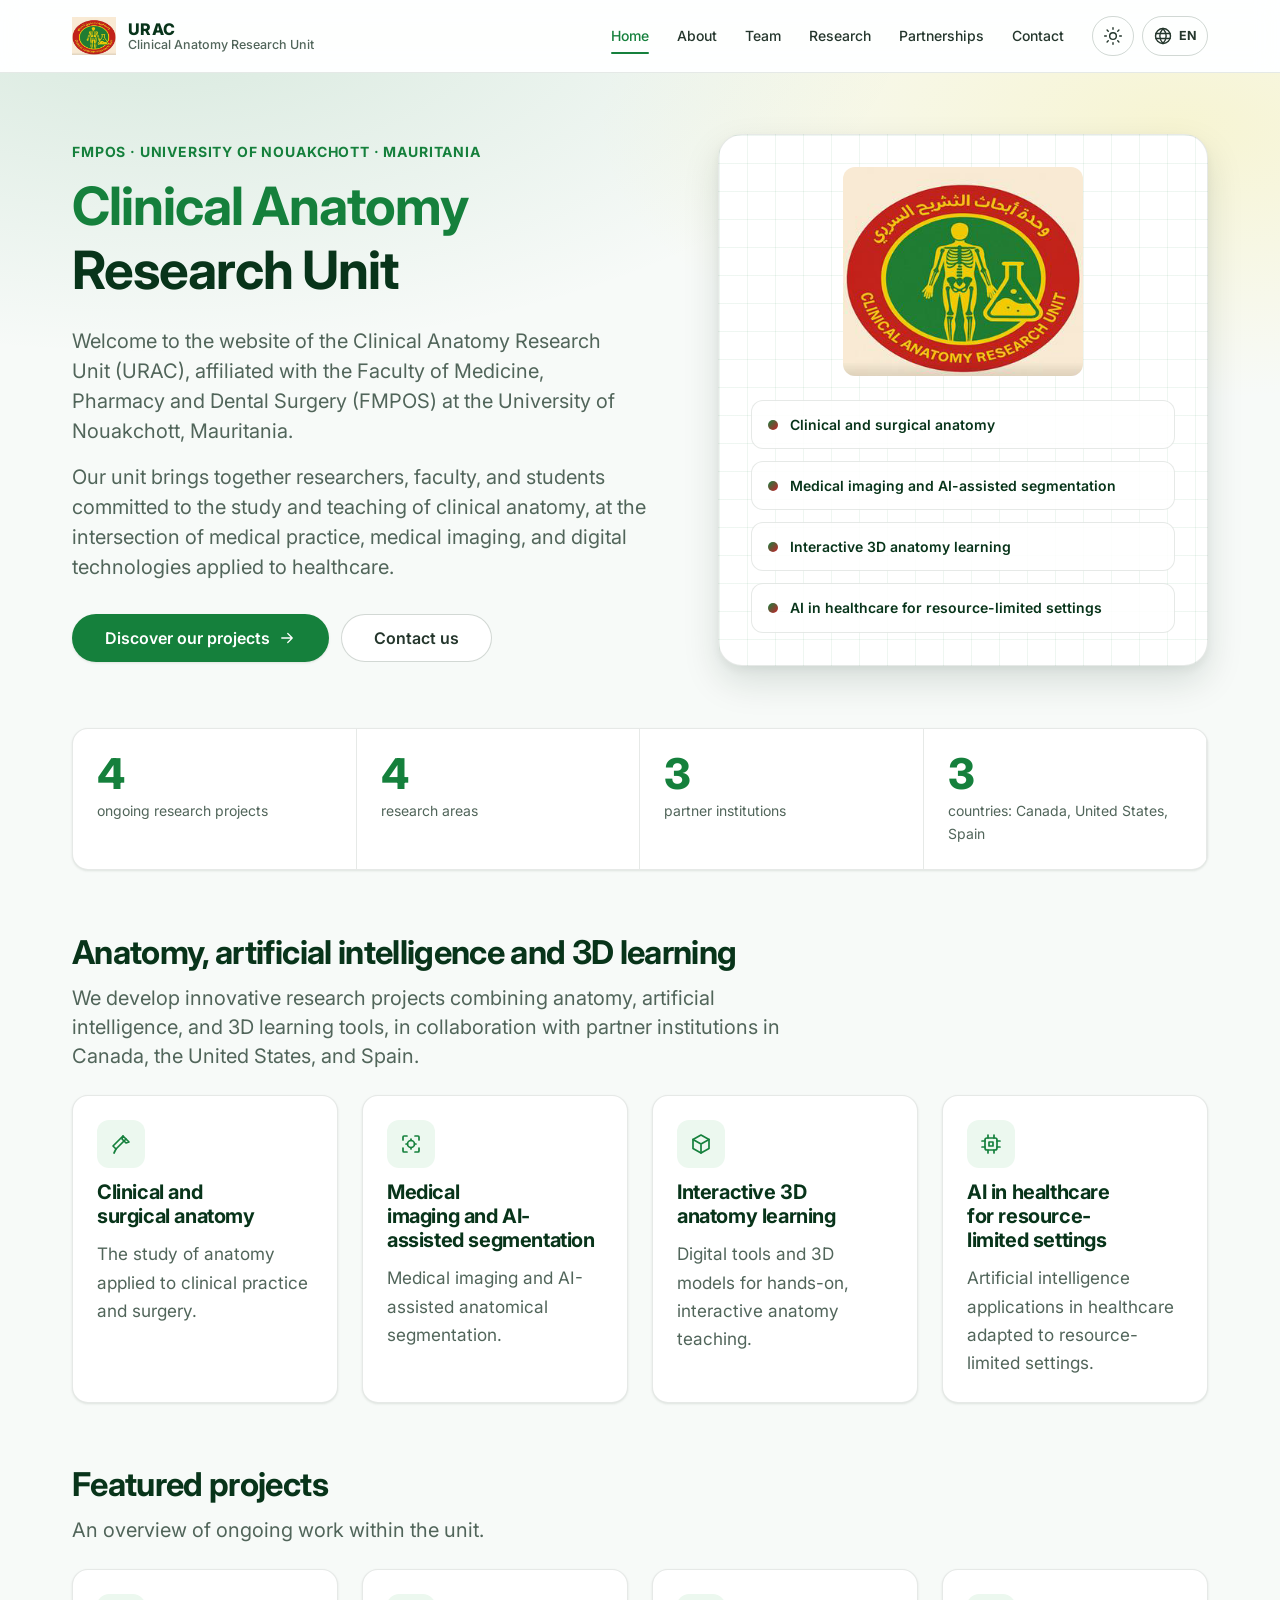
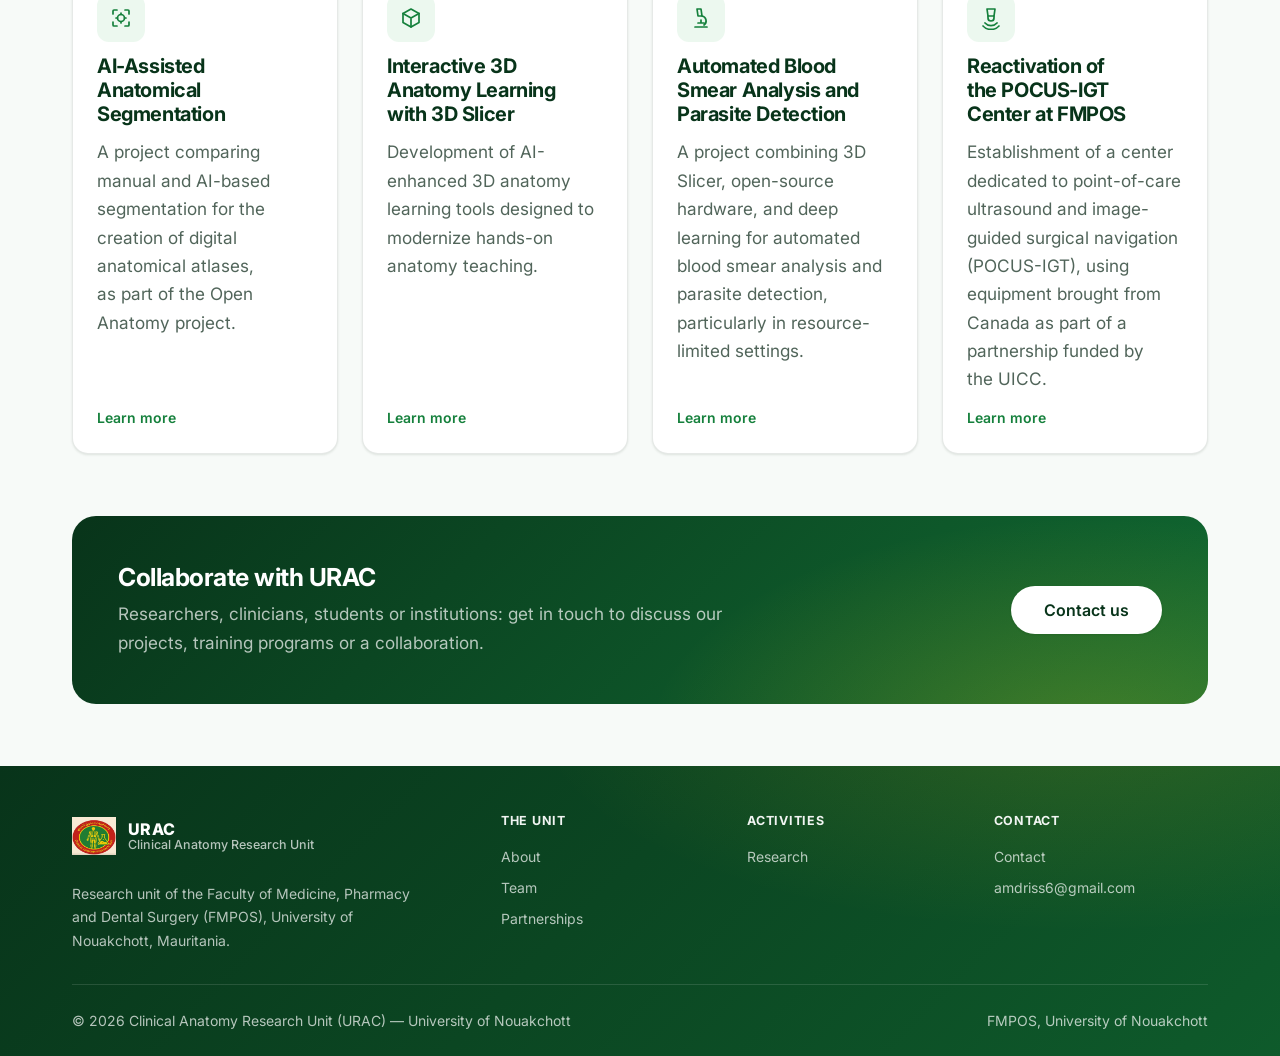
<file: index.html>
<!doctype html>
<html lang="fr">
    <head>
        <meta charset="UTF-8" />
        <meta name="viewport" content="width=device-width, initial-scale=1" />
        <title>URAC — Unité de Recherche en Anatomie Clinique</title>
        <meta name="description" content="Unité de Recherche en Anatomie Clinique (URAC) — FMPOS, Université de Nouakchott, Mauritanie." />
        <meta name="theme-color" content="#08341a" />
        <meta property="og:title" content="URAC — Unité de Recherche en Anatomie Clinique" />
        <meta property="og:description" content="Unité de Recherche en Anatomie Clinique (URAC) — FMPOS, Université de Nouakchott, Mauritanie." />
        <link rel="icon" type="image/png" href="assets/img/logo.png" />
        <link rel="preconnect" href="https://fonts.googleapis.com" />
        <link rel="preconnect" href="https://fonts.gstatic.com" crossorigin />
        <link href="https://fonts.googleapis.com/css2?family=Inter:wght@400;500;600;700;800&display=swap" rel="stylesheet" />
        <link rel="stylesheet" href="assets/css/style.css" />
        <script>
            (function () {
                var theme = 'light';
                try {
                    var s = localStorage.getItem('urac_theme');
                    if (s === 'dark' || s === 'light') theme = s;
                    else if (window.matchMedia('(prefers-color-scheme: dark)').matches) theme = 'dark';
                } catch (e) {}
                document.documentElement.dataset.theme = theme;
            })();
        </script>
    </head>
    <body class="is-loading">
        <div id="site-header"></div>

        <main id="main" class="page">
            <div class="view" data-view="home" data-title="home.title">
                <section class="hero">
                    <div class="container split" style="--split: 1.1fr 0.9fr">
                        <div>
                            <p class="eyebrow" data-i18n="home.eyebrow"></p>
                            <h1 class="hero__title" data-i18n="home.heroTitle"></h1>
                            <p class="hero__lead" data-i18n="home.heroLead"></p>
                            <p class="hero__lead" data-i18n="home.heroLead2"></p>
                            <div class="cluster">
                                <a class="btn" href="#research"><span data-i18n="home.ctaProjects"></span><span data-icon="arrow"></span></a>
                                <a class="btn-ghost" href="#contact" data-i18n="home.ctaContact"></a>
                            </div>
                        </div>
                        <aside class="hero-panel" aria-labelledby="panel-title">
                            <img class="hero-panel__art" src="assets/img/logo.png" alt="" width="313" height="273" />
                            <h2 id="panel-title" class="visually-hidden" data-i18n="home.panelTitle"></h2>
                            <ul class="hero-panel__list">
                                <li><span class="dot"></span><span data-i18n="about.axes.a1.title"></span></li>
                                <li><span class="dot"></span><span data-i18n="about.axes.a2.title"></span></li>
                                <li><span class="dot"></span><span data-i18n="about.axes.a3.title"></span></li>
                                <li><span class="dot"></span><span data-i18n="about.axes.a4.title"></span></li>
                            </ul>
                        </aside>
                    </div>
                </section>

                <div class="container">
                    <section class="section reveal">
                        <ul class="stat-strip">
                            <li><span class="stat-strip__value">4</span><span class="stat-strip__label" data-i18n="home.stats.projects"></span></li>
                            <li><span class="stat-strip__value">4</span><span class="stat-strip__label" data-i18n="home.stats.axes"></span></li>
                            <li><span class="stat-strip__value">3</span><span class="stat-strip__label" data-i18n="home.stats.partners"></span></li>
                            <li><span class="stat-strip__value">3</span><span class="stat-strip__label" data-i18n="home.stats.countries"></span></li>
                        </ul>
                    </section>

                    <section class="section">
                        <div class="section__head">
                            <h2 class="section__title" data-i18n="home.introTitle"></h2>
                            <p class="section__lead" data-i18n="home.introLead"></p>
                        </div>
                        <div class="grid" style="--col-min: 15rem">
                            <article class="card reveal">
                                <span class="card__icon" data-icon="scalpel"></span>
                                <h3 class="card__title" data-i18n="about.axes.a1.title"></h3>
                                <p class="card__text" data-i18n="about.axes.a1.text"></p>
                            </article>
                            <article class="card reveal">
                                <span class="card__icon" data-icon="scan"></span>
                                <h3 class="card__title" data-i18n="about.axes.a2.title"></h3>
                                <p class="card__text" data-i18n="about.axes.a2.text"></p>
                            </article>
                            <article class="card reveal">
                                <span class="card__icon" data-icon="cube"></span>
                                <h3 class="card__title" data-i18n="about.axes.a3.title"></h3>
                                <p class="card__text" data-i18n="about.axes.a3.text"></p>
                            </article>
                            <article class="card reveal">
                                <span class="card__icon" data-icon="ai"></span>
                                <h3 class="card__title" data-i18n="about.axes.a4.title"></h3>
                                <p class="card__text" data-i18n="about.axes.a4.text"></p>
                            </article>
                        </div>
                    </section>

                    <section class="section">
                        <div class="section__head">
                            <h2 class="section__title" data-i18n="home.projectsTitle"></h2>
                            <p class="section__lead" data-i18n="home.projectsLead"></p>
                        </div>
                        <div class="grid" style="--col-min: 16rem">
                            <a class="card reveal" href="#research">
                                <span class="card__icon" data-icon="scan"></span>
                                <h3 class="card__title" data-i18n="research.p1.title"></h3>
                                <p class="card__text" data-i18n="research.p1.text"></p>
                                <span class="card__more" data-i18n="common.learnMore"></span>
                            </a>
                            <a class="card reveal" href="#research">
                                <span class="card__icon" data-icon="cube"></span>
                                <h3 class="card__title" data-i18n="research.p2.title"></h3>
                                <p class="card__text" data-i18n="research.p2.text"></p>
                                <span class="card__more" data-i18n="common.learnMore"></span>
                            </a>
                            <a class="card reveal" href="#research">
                                <span class="card__icon" data-icon="microscope"></span>
                                <h3 class="card__title" data-i18n="research.p3.title"></h3>
                                <p class="card__text" data-i18n="research.p3.text"></p>
                                <span class="card__more" data-i18n="common.learnMore"></span>
                            </a>
                            <a class="card reveal" href="#research">
                                <span class="card__icon" data-icon="ultrasound"></span>
                                <h3 class="card__title" data-i18n="research.p4.title"></h3>
                                <p class="card__text" data-i18n="research.p4.text"></p>
                                <span class="card__more" data-i18n="common.learnMore"></span>
                            </a>
                        </div>
                    </section>

                    <section class="section reveal">
                        <div class="cta-band">
                            <div>
                                <h2 data-i18n="home.ctaTitle"></h2>
                                <p data-i18n="home.ctaText"></p>
                            </div>
                            <a class="btn" href="#contact" data-i18n="home.ctaButton"></a>
                        </div>
                    </section>
                </div>
            </div>

            <div class="view" data-view="about" data-title="about.title" hidden>
                <div class="page-header">
                    <div class="container">
                        <p class="eyebrow" data-i18n="about.eyebrow"></p>
                        <h1 class="page-header__title" data-i18n="about.pageTitle"></h1>
                        <p class="page-header__lead" data-i18n="about.lead"></p>
                    </div>
                </div>
                <div class="container">
                    <section class="section split split--top" style="--split: 1fr 1fr">
                        <div class="surface reveal">
                            <span class="card__icon" data-icon="book"></span>
                            <h2 class="section__title" style="margin-top:var(--space-4)" data-i18n="about.missionTitle"></h2>
                            <p data-i18n="about.mission"></p>
                        </div>
                        <div class="surface reveal">
                            <h2 class="section__title" data-i18n="about.objectivesTitle"></h2>
                            <ul class="checklist">
                                <li data-i18n="about.objectives.o1"></li>
                                <li data-i18n="about.objectives.o2"></li>
                                <li data-i18n="about.objectives.o3"></li>
                                <li data-i18n="about.objectives.o4"></li>
                                <li data-i18n="about.objectives.o5"></li>
                            </ul>
                        </div>
                    </section>

                    <section class="section">
                        <div class="section__head">
                            <h2 class="section__title" data-i18n="about.axesTitle"></h2>
                            <p class="section__lead" data-i18n="about.axesLead"></p>
                        </div>
                        <div class="grid" style="--col-min: 15rem">
                            <article class="card reveal">
                                <span class="card__icon" data-icon="scalpel"></span>
                                <h3 class="card__title" data-i18n="about.axes.a1.title"></h3>
                                <p class="card__text" data-i18n="about.axes.a1.text"></p>
                            </article>
                            <article class="card reveal">
                                <span class="card__icon" data-icon="scan"></span>
                                <h3 class="card__title" data-i18n="about.axes.a2.title"></h3>
                                <p class="card__text" data-i18n="about.axes.a2.text"></p>
                            </article>
                            <article class="card reveal">
                                <span class="card__icon" data-icon="cube"></span>
                                <h3 class="card__title" data-i18n="about.axes.a3.title"></h3>
                                <p class="card__text" data-i18n="about.axes.a3.text"></p>
                            </article>
                            <article class="card reveal">
                                <span class="card__icon" data-icon="ai"></span>
                                <h3 class="card__title" data-i18n="about.axes.a4.title"></h3>
                                <p class="card__text" data-i18n="about.axes.a4.text"></p>
                            </article>
                        </div>
                    </section>
                </div>
            </div>

            <div class="view" data-view="team" data-title="team.title" hidden>
                <div class="page-header">
                    <div class="container">
                        <p class="eyebrow" data-i18n="team.eyebrow"></p>
                        <h1 class="page-header__title" data-i18n="team.pageTitle"></h1>
                        <p class="page-header__lead" data-i18n="team.lead"></p>
                    </div>
                </div>
                <div class="container">
                    <section class="section">
                        <div class="section__head">
                            <h2 class="section__title" data-i18n="team.headTitle"></h2>
                        </div>
                        <article class="surface person reveal">
                            <span class="avatar" aria-hidden="true">AM</span>
                            <div>
                                <h3 class="person__name" data-i18n="team.headName"></h3>
                                <p class="person__role" data-i18n="team.headRole"></p>
                                <p class="person__meta" data-i18n="team.headOrg"></p>
                                <p class="person__meta" data-i18n="team.headExtra"></p>
                            </div>
                        </article>
                    </section>

                    <section class="section">
                        <div class="section__head">
                            <h2 class="section__title" data-i18n="team.researchersTitle"></h2>
                        </div>
                        <div data-list="researchers"></div>
                    </section>

                    <section class="section">
                        <div class="section__head">
                            <h2 class="section__title" data-i18n="team.studentsTitle"></h2>
                        </div>
                        <div data-list="students"></div>
                    </section>

                    <section class="section reveal">
                        <div class="cta-band">
                            <div>
                                <h2 data-i18n="team.joinTitle"></h2>
                                <p data-i18n="team.joinText"></p>
                            </div>
                            <a class="btn" href="#contact" data-i18n="nav.contact"></a>
                        </div>
                    </section>
                </div>
            </div>

            <div class="view" data-view="research" data-title="research.title" hidden>
                <div class="page-header">
                    <div class="container">
                        <p class="eyebrow" data-i18n="research.eyebrow"></p>
                        <h1 class="page-header__title" data-i18n="research.pageTitle"></h1>
                        <p class="page-header__lead" data-i18n="research.lead"></p>
                    </div>
                </div>
                <div class="container">
                    <section class="section">
                        <div class="grid" style="--col-min: 22rem">
                            <article class="card reveal">
                                <span class="card__icon" data-icon="scan"></span>
                                <span class="tag" data-i18n="research.status"></span>
                                <h2 class="card__title" data-i18n="research.p1.title"></h2>
                                <p class="card__text" data-i18n="research.p1.text"></p>
                            </article>
                            <article class="card reveal">
                                <span class="card__icon" data-icon="cube"></span>
                                <span class="tag" data-i18n="research.status"></span>
                                <h2 class="card__title" data-i18n="research.p2.title"></h2>
                                <p class="card__text" data-i18n="research.p2.text"></p>
                            </article>
                            <article class="card reveal">
                                <span class="card__icon" data-icon="microscope"></span>
                                <span class="tag" data-i18n="research.status"></span>
                                <h2 class="card__title" data-i18n="research.p3.title"></h2>
                                <p class="card__text" data-i18n="research.p3.text"></p>
                            </article>
                            <article class="card reveal">
                                <span class="card__icon" data-icon="ultrasound"></span>
                                <span class="tag" data-i18n="research.status"></span>
                                <h2 class="card__title" data-i18n="research.p4.title"></h2>
                                <p class="card__text" data-i18n="research.p4.text"></p>
                            </article>
                        </div>
                    </section>

                    <section class="section reveal">
                        <div class="cta-band">
                            <div>
                                <h2 data-i18n="research.moreTitle"></h2>
                                <p data-i18n="research.moreText"></p>
                            </div>
                            <a class="btn" href="#contact" data-i18n="nav.contact"></a>
                        </div>
                    </section>
                </div>
            </div>

            <div class="view" data-view="partners" data-title="partners.title" hidden>
                <div class="page-header">
                    <div class="container">
                        <p class="eyebrow" data-i18n="partners.eyebrow"></p>
                        <h1 class="page-header__title" data-i18n="partners.pageTitle"></h1>
                        <p class="page-header__lead" data-i18n="partners.lead"></p>
                    </div>
                </div>
                <div class="container">
                    <section class="section">
                        <div class="grid" style="--col-min: 17rem">
                            <article class="card reveal">
                                <span class="partner__flag" aria-hidden="true">🇨🇦</span>
                                <span class="tag" data-i18n="partners.p1.country"></span>
                                <h2 class="card__title" data-i18n="partners.p1.name"></h2>
                                <p class="card__text" data-i18n="partners.p1.text"></p>
                                <a class="card__more" href="https://www.queensu.ca/" target="_blank" rel="noopener"><span data-i18n="partners.website"></span> ↗</a>
                            </article>
                            <article class="card reveal">
                                <span class="partner__flag" aria-hidden="true">🇺🇸</span>
                                <span class="tag" data-i18n="partners.p2.country"></span>
                                <h2 class="card__title" data-i18n="partners.p2.name"></h2>
                                <p class="card__text" data-i18n="partners.p2.text"></p>
                                <a class="card__more" href="https://www.brighamandwomens.org/" target="_blank" rel="noopener"><span data-i18n="partners.website"></span> ↗</a>
                            </article>
                            <article class="card reveal">
                                <span class="partner__flag" aria-hidden="true">🇪🇸</span>
                                <span class="tag" data-i18n="partners.p3.country"></span>
                                <h2 class="card__title" data-i18n="partners.p3.name"></h2>
                                <p class="card__text" data-i18n="partners.p3.text"></p>
                                <a class="card__more" href="https://www.ulpgc.es/" target="_blank" rel="noopener"><span data-i18n="partners.website"></span> ↗</a>
                            </article>
                        </div>
                    </section>
                </div>
            </div>

            <div class="view" data-view="contact" data-title="contact.title" hidden>
                <div class="page-header">
                    <div class="container">
                        <p class="eyebrow" data-i18n="contact.eyebrow"></p>
                        <h1 class="page-header__title" data-i18n="contact.pageTitle"></h1>
                        <p class="page-header__lead" data-i18n="contact.lead"></p>
                    </div>
                </div>
                <div class="container">
                    <section class="section">
                        <div class="surface reveal contact-card">
                            <h2 class="section__title" data-i18n="contact.addressTitle"></h2>
                            <div class="contact-item">
                                <span class="card__icon" data-icon="building"></span>
                                <div>
                                    <span class="contact-item__value" data-i18n="contact.unit"></span><br />
                                    <span data-i18n="contact.faculty"></span><br />
                                    <span data-i18n="contact.university"></span>
                                </div>
                            </div>
                            <div class="contact-item">
                                <span class="card__icon" data-icon="mail"></span>
                                <div>
                                    <span class="contact-item__label" data-i18n="contact.email"></span>
                                    <span class="contact-item__value" data-config="contact.email" data-config-type="mailto"></span>
                                </div>
                            </div>
                            <div class="contact-item">
                                <span class="card__icon" data-icon="phone"></span>
                                <div>
                                    <span class="contact-item__label" data-i18n="contact.phone"></span>
                                    <span class="contact-item__value" data-config="contact.phone" data-config-type="tel"></span>
                                </div>
                            </div>
                            <div class="contact-item">
                                <span class="card__icon" data-icon="pin"></span>
                                <div>
                                    <span class="contact-item__label" data-i18n="contact.address"></span>
                                    <span class="contact-item__value" data-config="contact.address"></span>
                                </div>
                            </div>
                        </div>
                    </section>
                </div>
            </div>
        </main>

        <div id="site-footer"></div>

        <script src="assets/js/config.js"></script>
        <script src="assets/js/i18n.js"></script>
        <script src="assets/js/main.js"></script>
    </body>
</html>
</file>
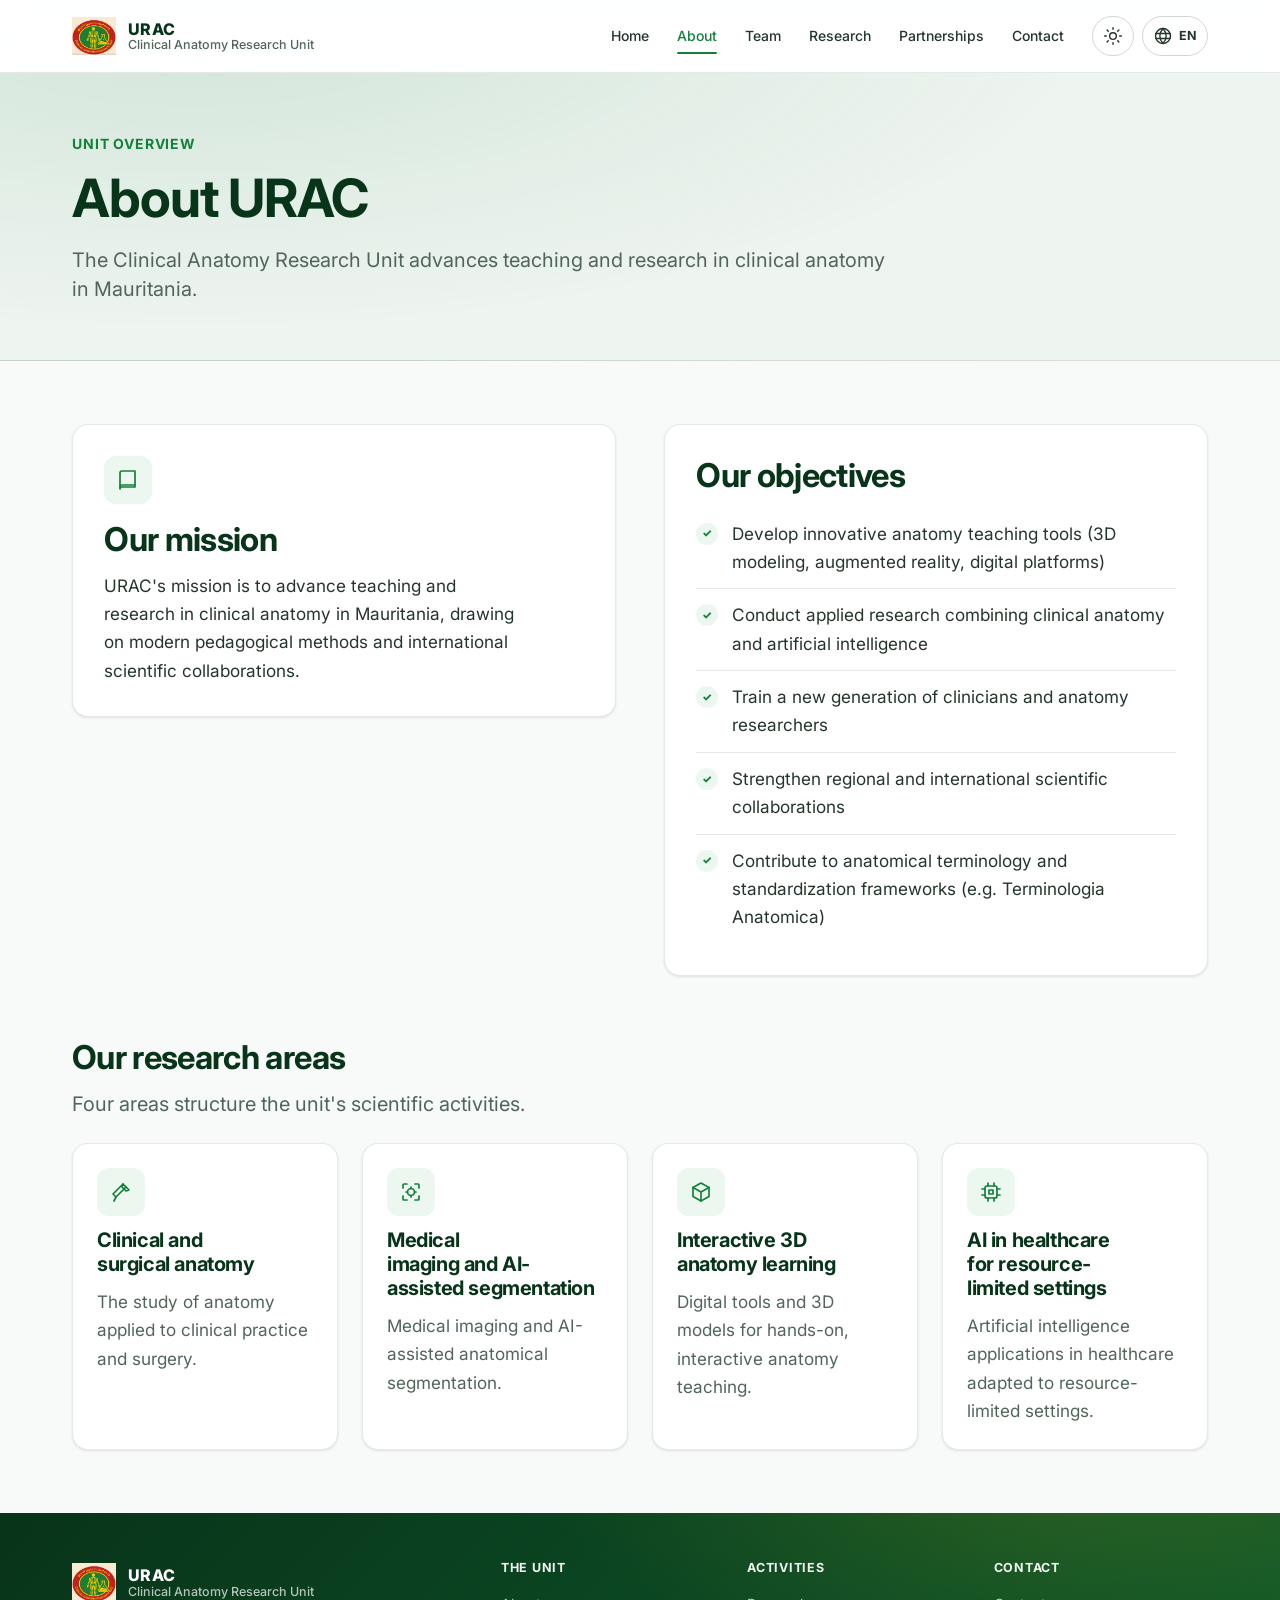
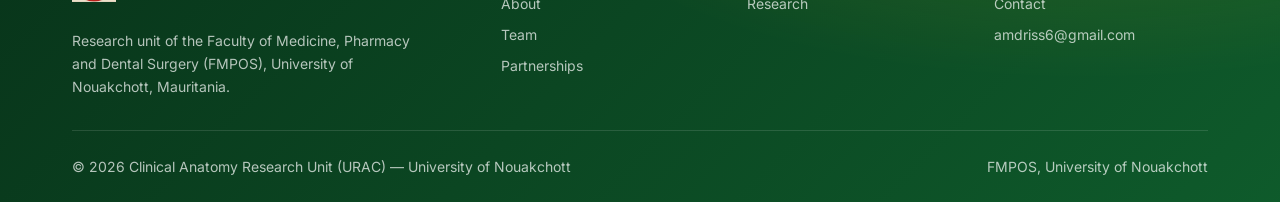
<file: about.html>
<!doctype html>
<html lang="fr">
    <head>
        <meta charset="UTF-8" />
        <!-- Ancienne adresse : le site tient désormais dans index.html -->
        <meta http-equiv="refresh" content="0; url=index.html#about" />
        <link rel="canonical" href="index.html#about" />
        <meta name="robots" content="noindex" />
        <title>URAC</title>
        <script>window.location.replace('index.html#about');</script>
    </head>
    <body>
        <p><a href="index.html#about">URAC — Unité de Recherche en Anatomie Clinique</a></p>
    </body>
</html>
</file>
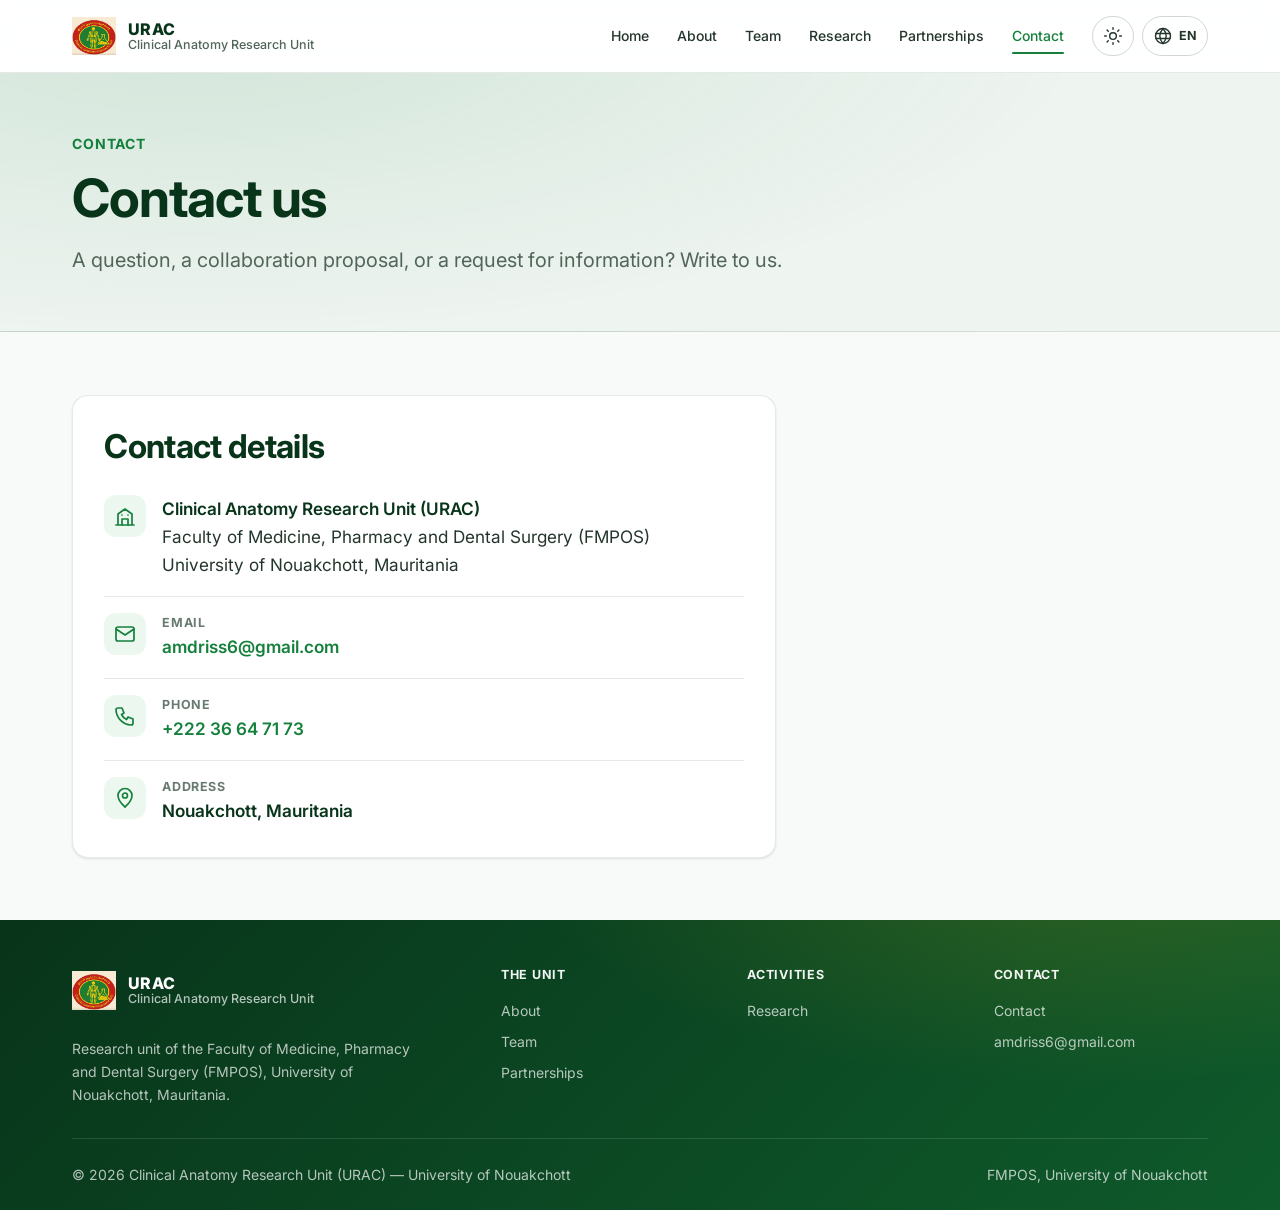
<file: contact.html>
<!doctype html>
<html lang="fr">
    <head>
        <meta charset="UTF-8" />
        <!-- Ancienne adresse : le site tient désormais dans index.html -->
        <meta http-equiv="refresh" content="0; url=index.html#contact" />
        <link rel="canonical" href="index.html#contact" />
        <meta name="robots" content="noindex" />
        <title>URAC</title>
        <script>window.location.replace('index.html#contact');</script>
    </head>
    <body>
        <p><a href="index.html#contact">URAC — Unité de Recherche en Anatomie Clinique</a></p>
    </body>
</html>
</file>
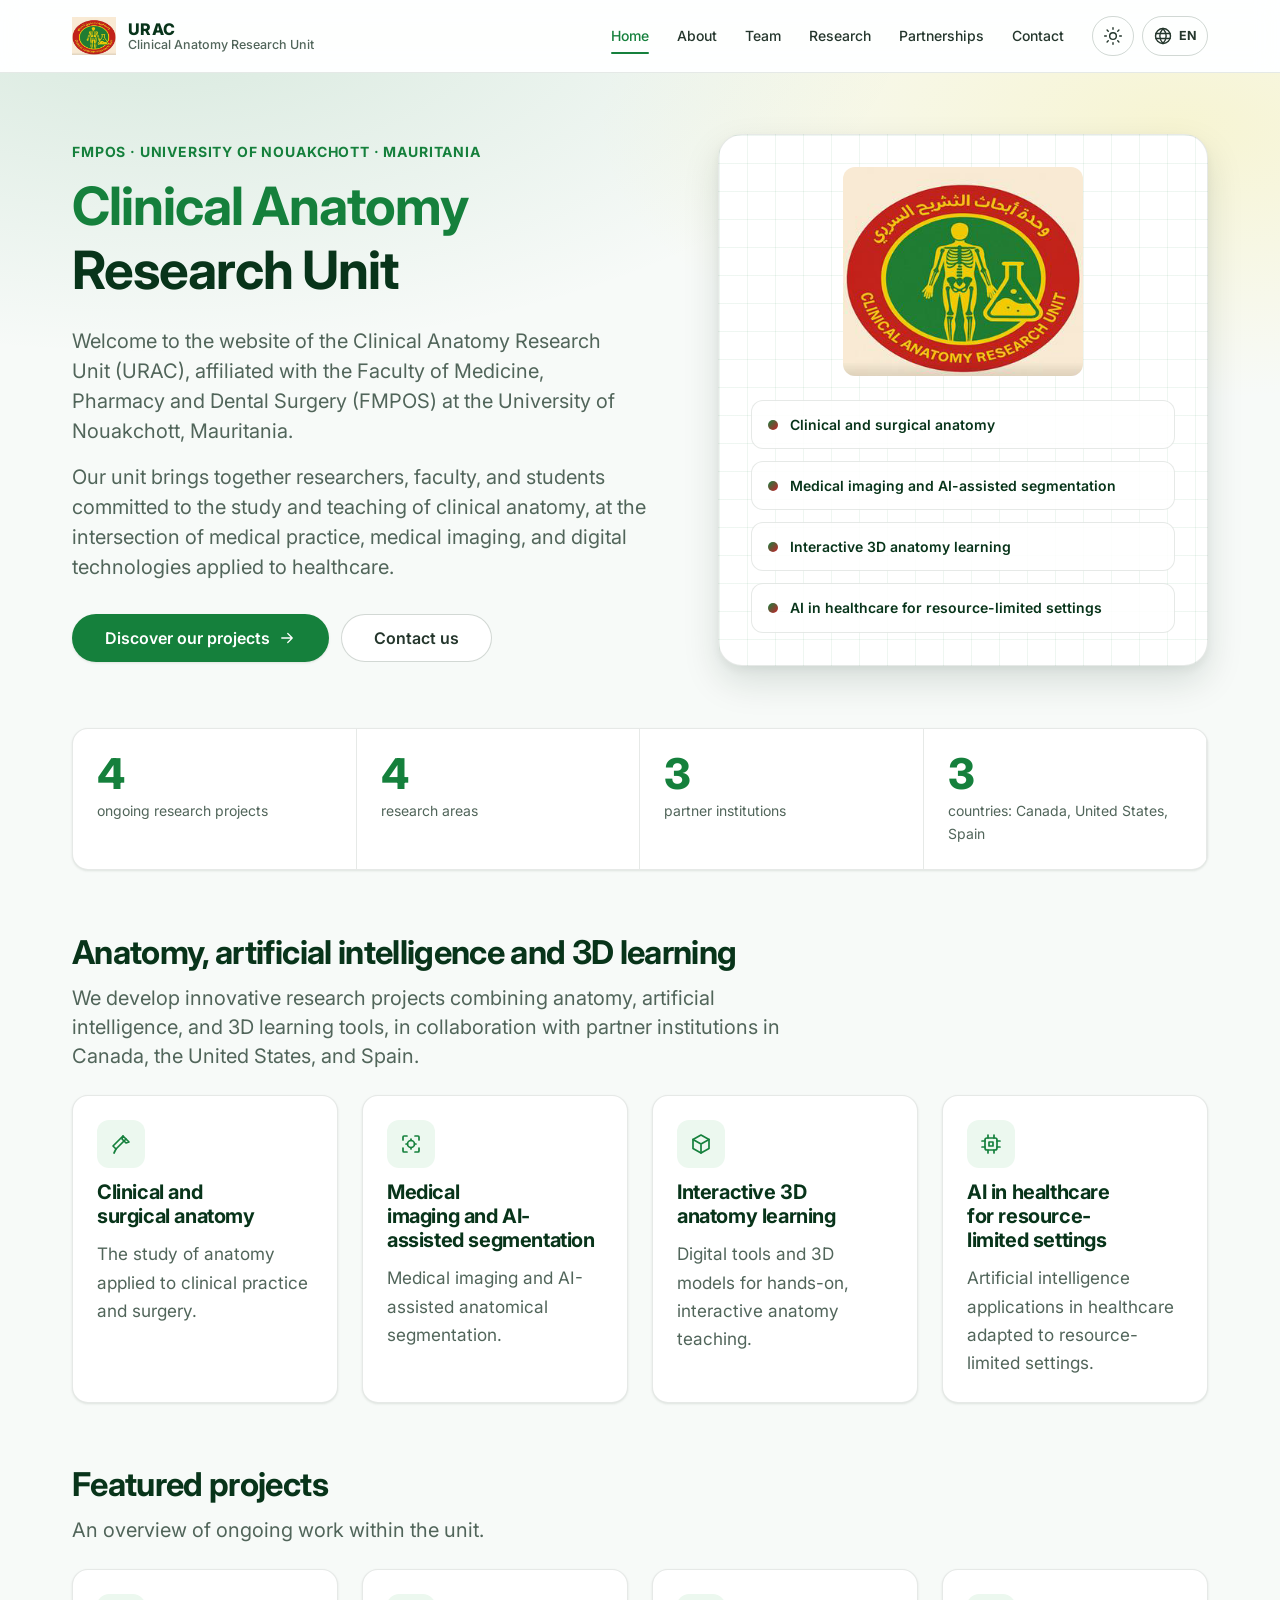
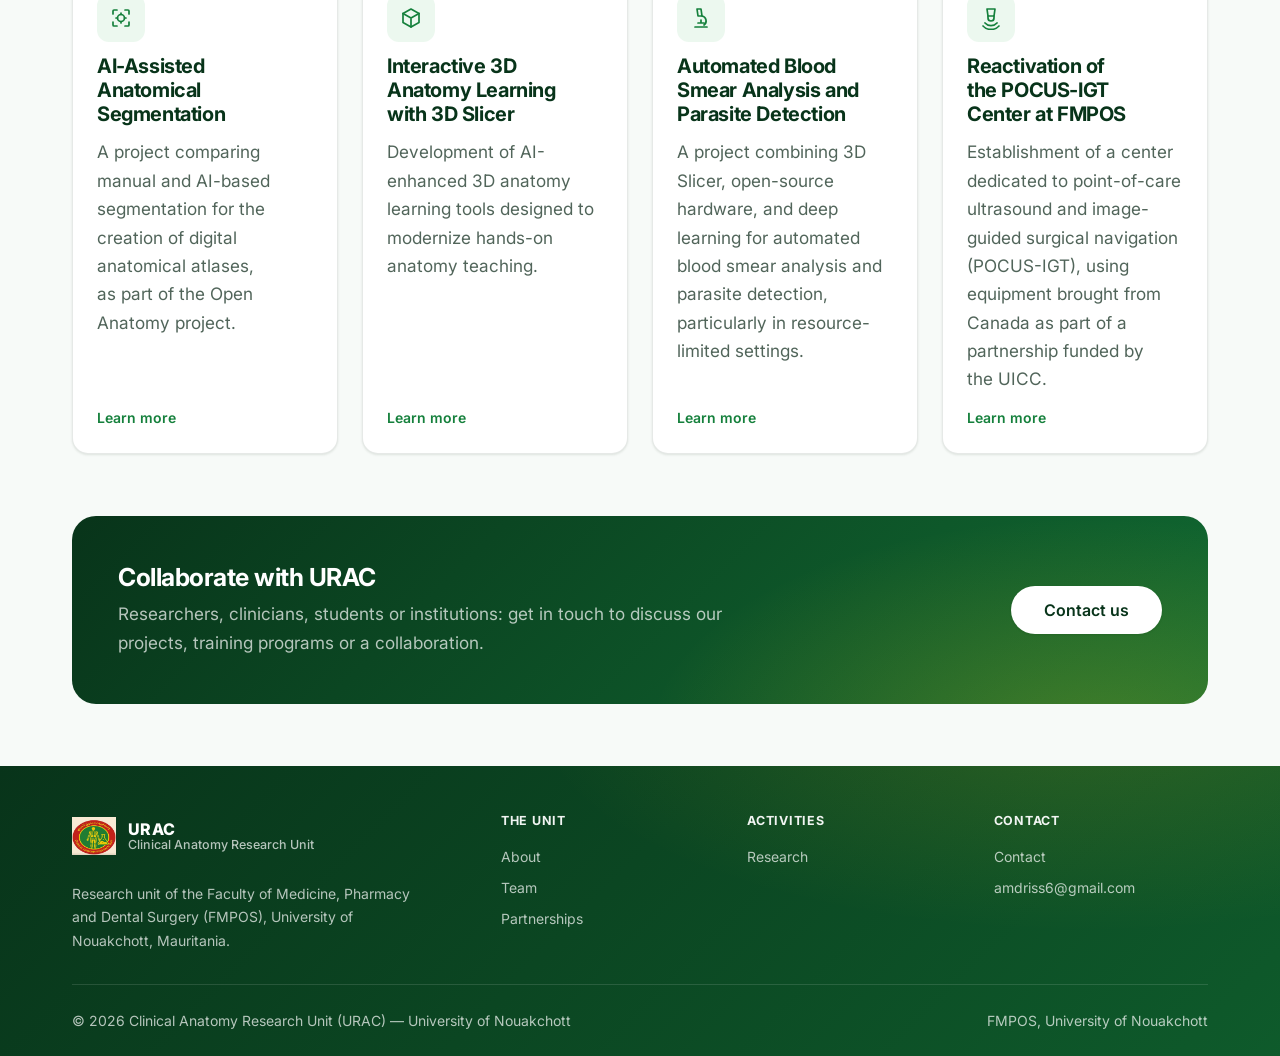
<file: news.html>
<!doctype html>
<html lang="fr">
    <head>
        <meta charset="UTF-8" />
        <!-- Ancienne adresse : le site tient désormais dans index.html -->
        <meta http-equiv="refresh" content="0; url=index.html#home" />
        <link rel="canonical" href="index.html#home" />
        <meta name="robots" content="noindex" />
        <title>URAC</title>
        <script>window.location.replace('index.html#home');</script>
    </head>
    <body>
        <p><a href="index.html#home">URAC — Unité de Recherche en Anatomie Clinique</a></p>
    </body>
</html>
</file>
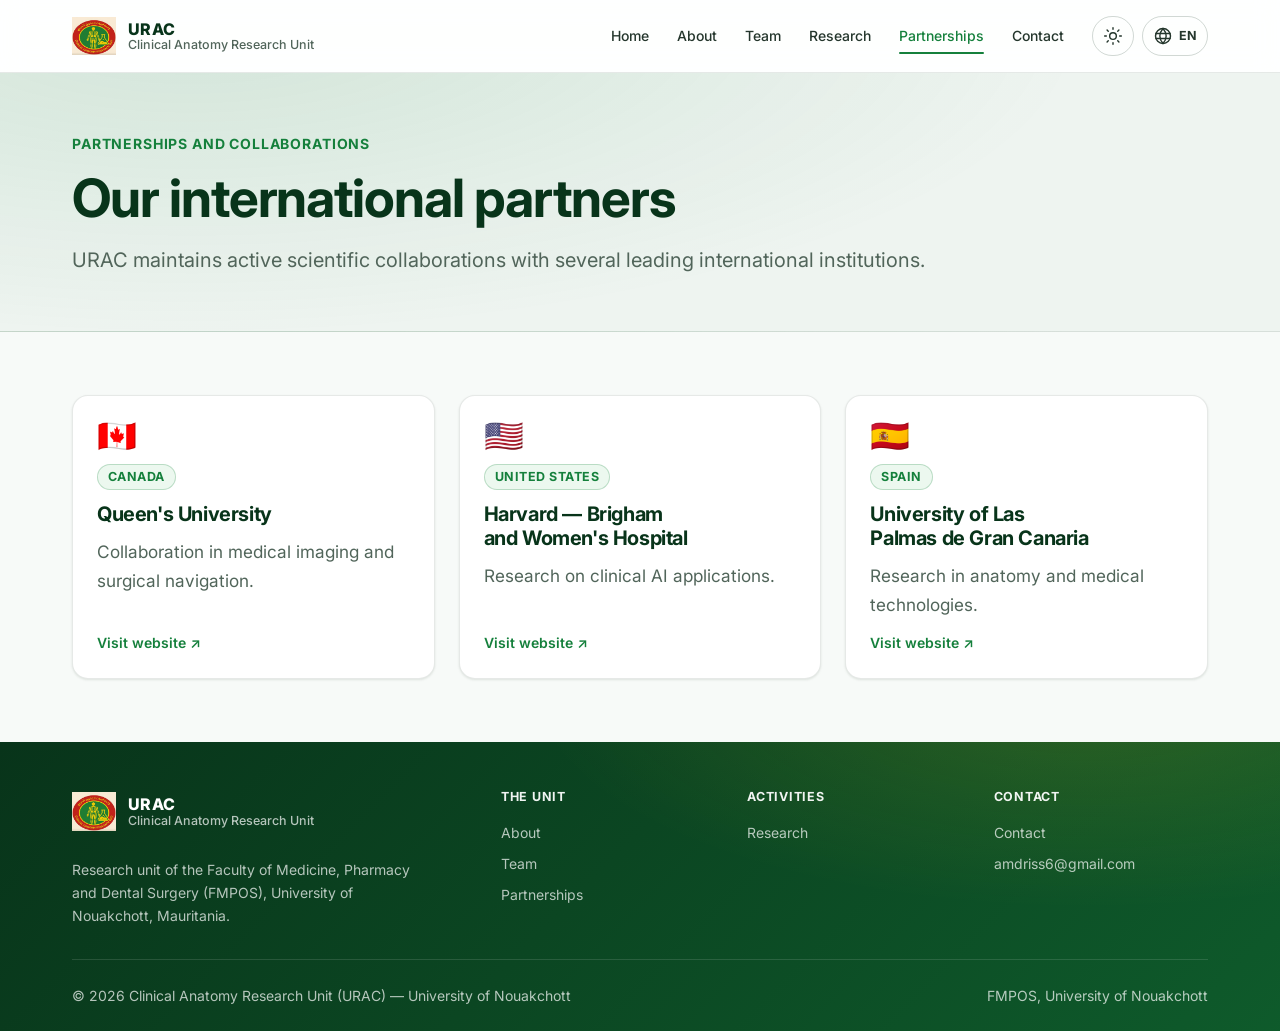
<file: partners.html>
<!doctype html>
<html lang="fr">
    <head>
        <meta charset="UTF-8" />
        <!-- Ancienne adresse : le site tient désormais dans index.html -->
        <meta http-equiv="refresh" content="0; url=index.html#partners" />
        <link rel="canonical" href="index.html#partners" />
        <meta name="robots" content="noindex" />
        <title>URAC</title>
        <script>window.location.replace('index.html#partners');</script>
    </head>
    <body>
        <p><a href="index.html#partners">URAC — Unité de Recherche en Anatomie Clinique</a></p>
    </body>
</html>
</file>
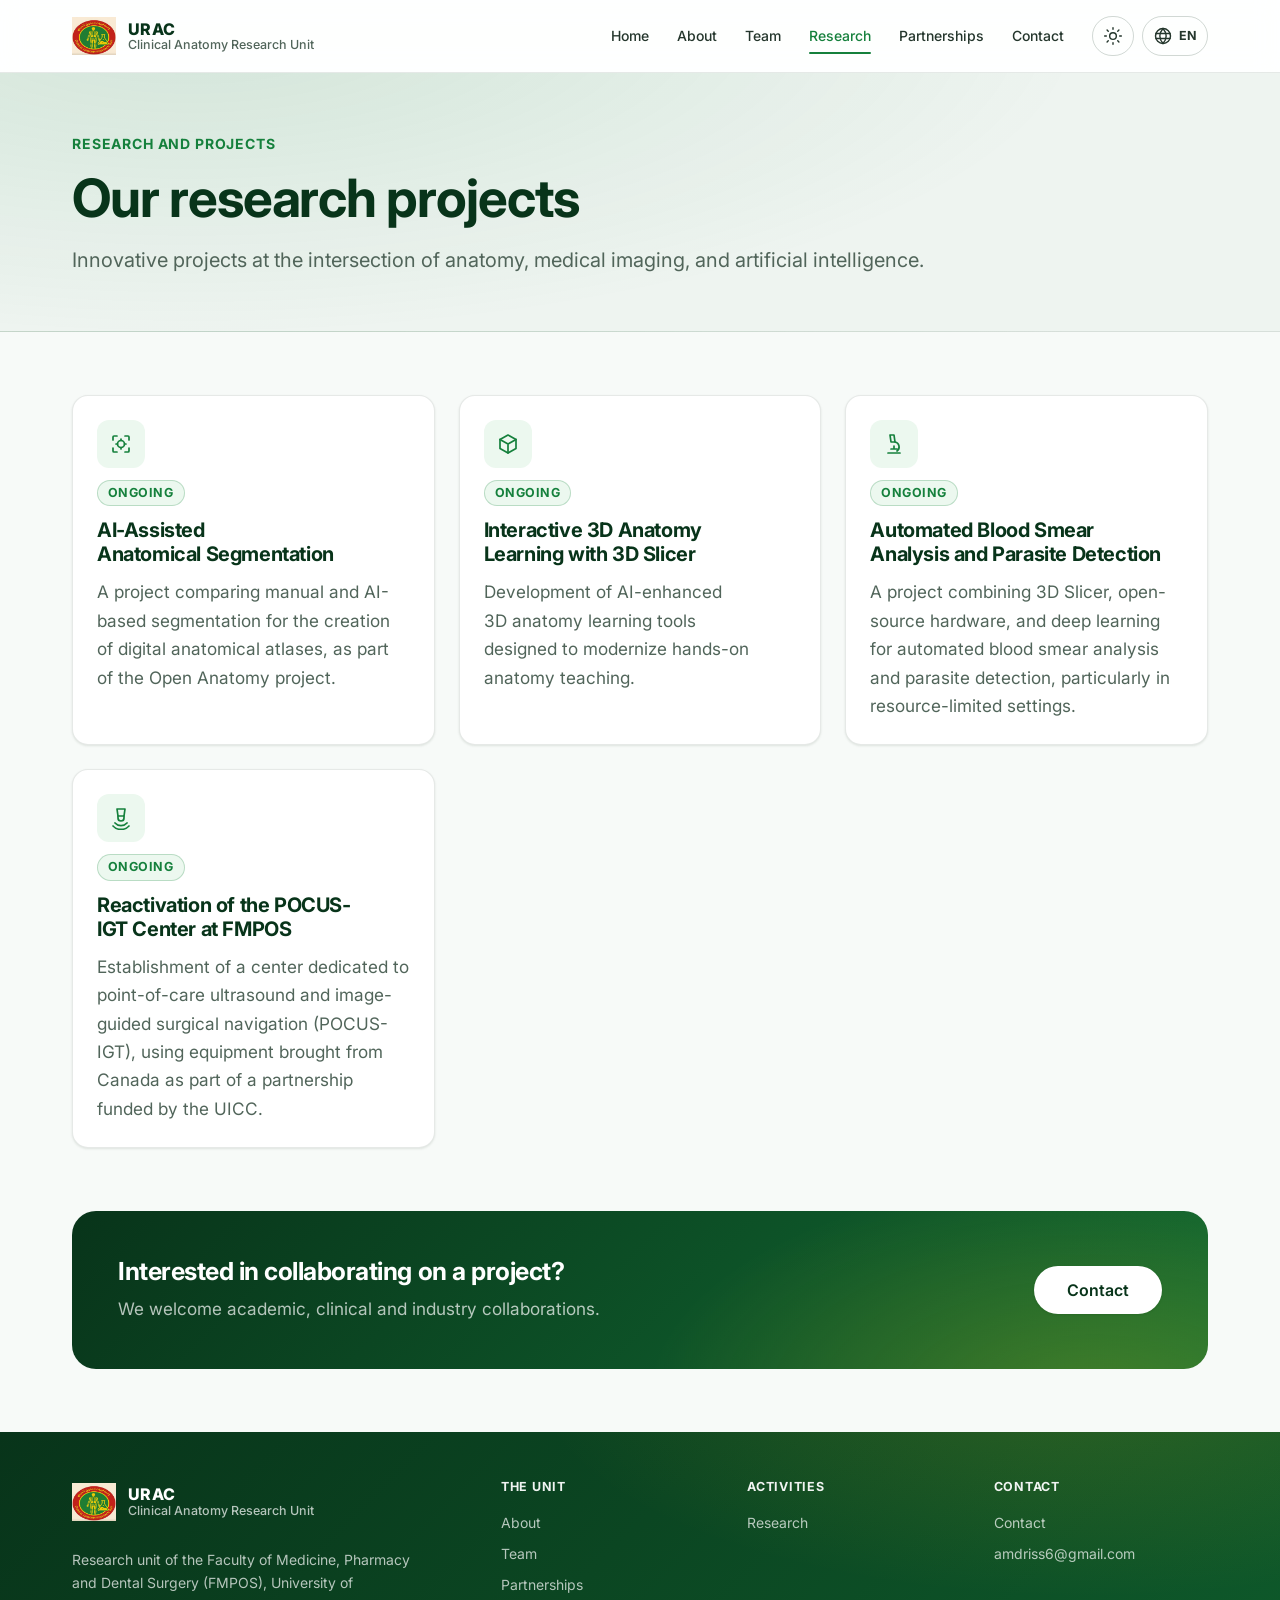
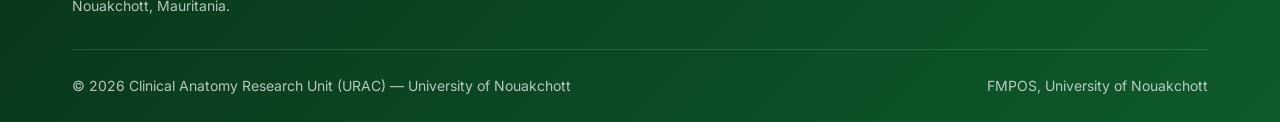
<file: research.html>
<!doctype html>
<html lang="fr">
    <head>
        <meta charset="UTF-8" />
        <!-- Ancienne adresse : le site tient désormais dans index.html -->
        <meta http-equiv="refresh" content="0; url=index.html#research" />
        <link rel="canonical" href="index.html#research" />
        <meta name="robots" content="noindex" />
        <title>URAC</title>
        <script>window.location.replace('index.html#research');</script>
    </head>
    <body>
        <p><a href="index.html#research">URAC — Unité de Recherche en Anatomie Clinique</a></p>
    </body>
</html>
</file>
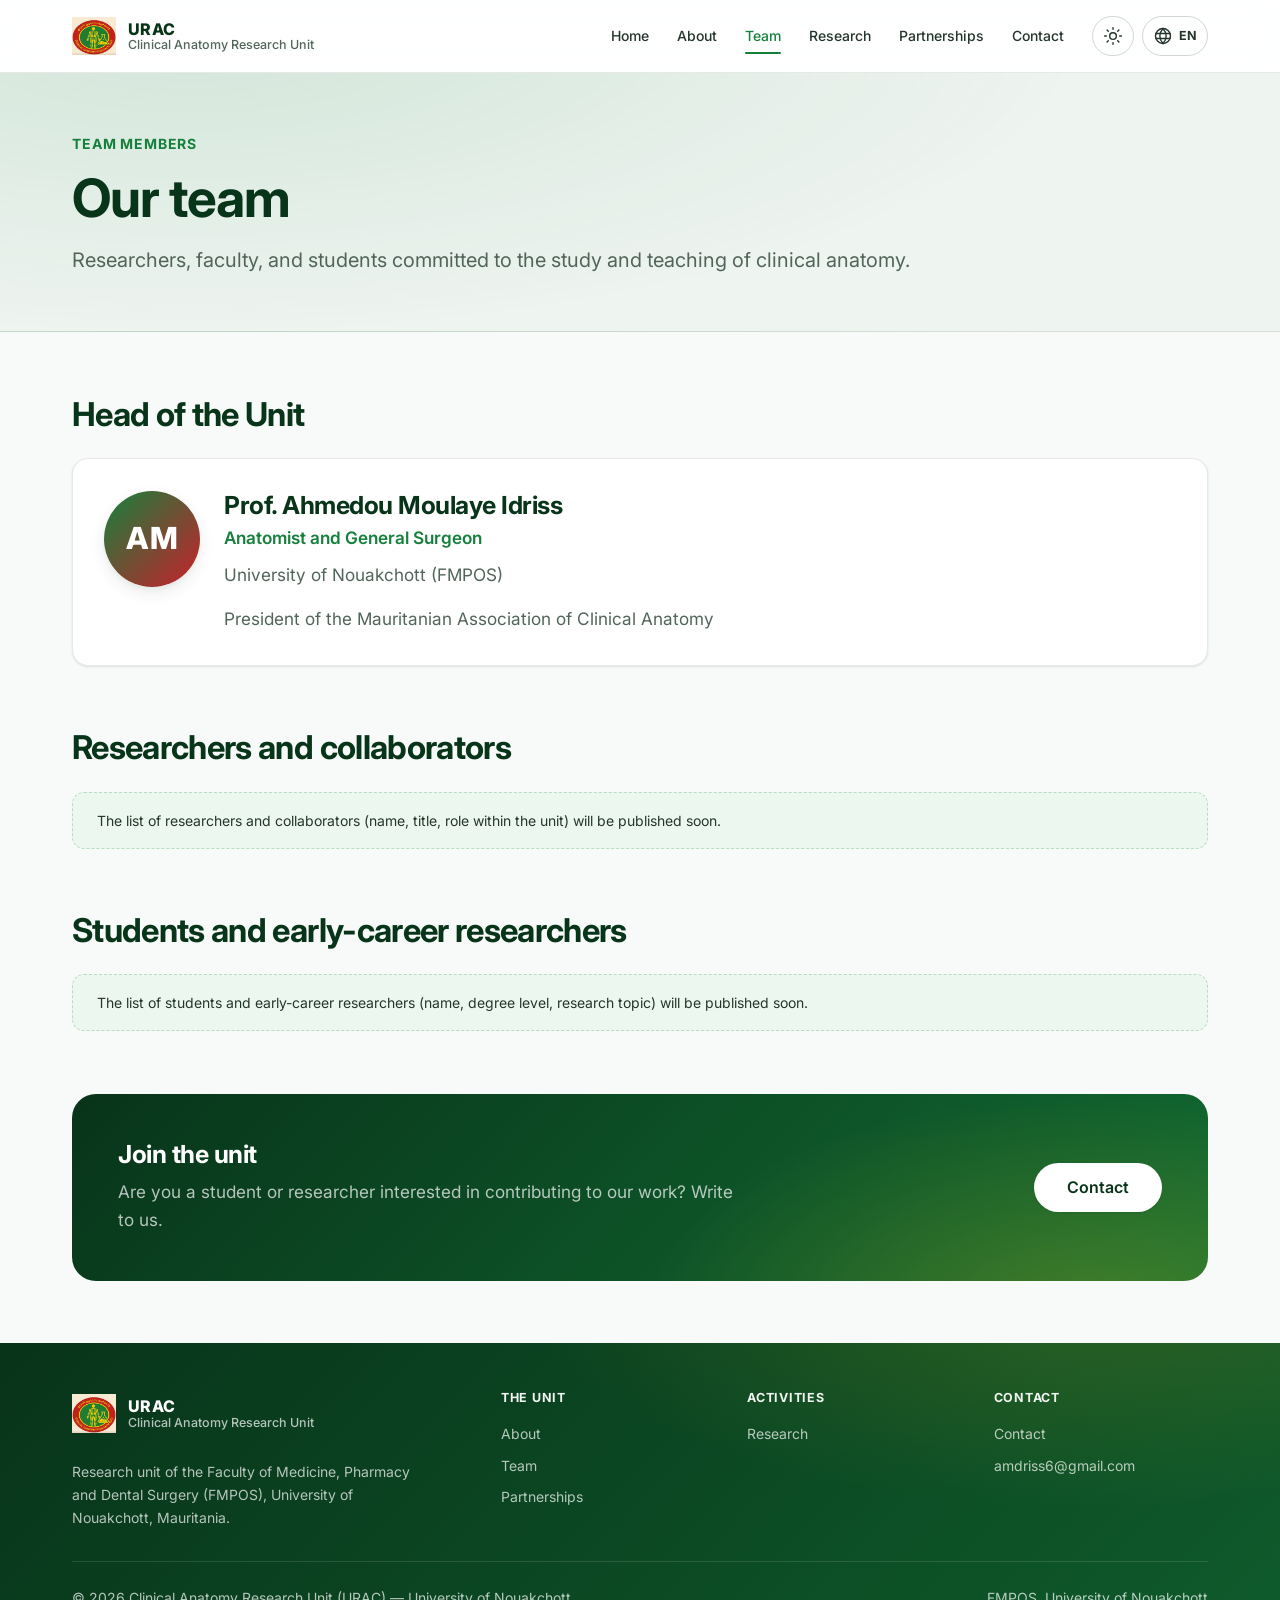
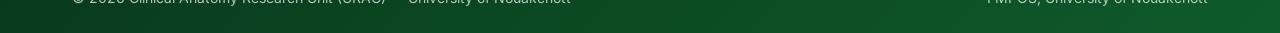
<file: team.html>
<!doctype html>
<html lang="fr">
    <head>
        <meta charset="UTF-8" />
        <!-- Ancienne adresse : le site tient désormais dans index.html -->
        <meta http-equiv="refresh" content="0; url=index.html#team" />
        <link rel="canonical" href="index.html#team" />
        <meta name="robots" content="noindex" />
        <title>URAC</title>
        <script>window.location.replace('index.html#team');</script>
    </head>
    <body>
        <p><a href="index.html#team">URAC — Unité de Recherche en Anatomie Clinique</a></p>
    </body>
</html>
</file>
<file: assets/css/style.css>
/* ==========================================================================
   URAC — Clinical Anatomy Research Unit
   Design tokens, layout and components
   ========================================================================== */

:root {
    --green-950: #04200f;
    --green-900: #08341a;
    --green-800: #0d4824;
    --green-700: #116a32;
    --green-600: #15803c;
    --green-300: #86d9a0;
    --green-200: #b9ebc7;
    --green-50: #ecf8ef;
    --red-600: #c8202b;
    --red-400: #f0646a;
    --gold-400: #f6d70f;
    --coral-500: #d9534f;

    color-scheme: light;

    --color-bg: #f7faf8;
    --color-bg-subtle: #eef4f0;
    --color-surface: #ffffff;
    --color-surface-raised: #ffffff;
    --color-border: rgb(10 40 20 / 10%);
    --color-border-strong: rgb(10 40 20 / 18%);
    --color-text: #24362c;
    --color-text-muted: #51655a;
    --color-text-subtle: #697b71;
    --color-heading: var(--green-900);
    --color-primary: var(--green-600);
    --color-primary-hover: var(--green-700);
    --color-primary-contrast: #ffffff;
    --color-primary-soft: var(--green-50);
    --color-primary-soft-border: rgb(21 128 60 / 24%);
    --color-accent: var(--red-600);
    --color-focus: #22a04a;
    --color-highlight: var(--gold-400);
    --color-band: var(--green-900);
    --color-band-2: var(--green-700);
    --color-band-text: rgb(255 255 255 / 94%);
    --color-band-text-muted: rgb(255 255 255 / 70%);
    --color-grid-line: rgb(21 128 60 / 7%);
    --color-placeholder: #9a6a00;

    --shadow-xs: 0 1px 2px rgb(10 40 20 / 5%);
    --shadow-sm: 0 1px 3px rgb(10 40 20 / 7%), 0 1px 2px rgb(10 40 20 / 4%);
    --shadow-md: 0 6px 16px rgb(10 40 20 / 9%), 0 2px 4px rgb(10 40 20 / 4%);
    --shadow-lg: 0 16px 36px rgb(10 40 20 / 13%), 0 4px 8px rgb(10 40 20 / 5%);

    --font-sans: 'Inter', 'Segoe UI', system-ui, -apple-system, 'Noto Sans', sans-serif;

    --text-xs: 0.78rem;
    --text-sm: 0.875rem;
    --text-base: 1rem;
    --text-md: clamp(1rem, 0.96rem + 0.2vw, 1.075rem);
    --text-lg: clamp(1.1rem, 1.05rem + 0.28vw, 1.25rem);
    --text-xl: clamp(1.25rem, 1.15rem + 0.55vw, 1.55rem);
    --text-2xl: clamp(1.5rem, 1.3rem + 1vw, 2.05rem);
    --text-3xl: clamp(1.8rem, 1.45rem + 1.75vw, 2.65rem);
    --text-4xl: clamp(2rem, 1.5rem + 2.6vw, 3.3rem);

    --measure: 68ch;
    --space-1: 0.25rem;
    --space-2: 0.5rem;
    --space-3: 0.75rem;
    --space-4: 1rem;
    --space-5: 1.5rem;
    --space-6: 2rem;
    --space-7: 2.5rem;
    --space-8: 3rem;
    --section-gap: clamp(2.25rem, 1.5rem + 3vw, 4rem);
    --page-gutter: clamp(1rem, 0.6rem + 2vw, 2rem);

    --radius-sm: 8px;
    --radius-md: 12px;
    --radius-lg: 16px;
    --radius-xl: 24px;
    --radius-pill: 999px;

    --ease-out: cubic-bezier(0.22, 1, 0.36, 1);
    --fast: 140ms;
    --base: 220ms;
    --slow: 320ms;

    --navbar-height: 72px;
}

:root[data-theme='dark'] {
    color-scheme: dark;

    --color-bg: #07130c;
    --color-bg-subtle: #0c1d13;
    --color-surface: #11251a;
    --color-surface-raised: #162d20;
    --color-border: rgb(150 190 165 / 17%);
    --color-border-strong: rgb(150 190 165 / 30%);
    --color-text: #dcebe1;
    --color-text-muted: #a5bbad;
    --color-text-subtle: #8da496;
    --color-heading: #eff7f1;
    --color-primary: var(--green-300);
    --color-primary-hover: var(--green-200);
    --color-primary-contrast: var(--green-950);
    --color-primary-soft: rgb(134 217 160 / 12%);
    --color-primary-soft-border: rgb(134 217 160 / 30%);
    --color-accent: var(--red-400);
    --color-band: #04100a;
    --color-band-2: #0d3a20;
    --color-grid-line: rgb(134 217 160 / 7%);
    --color-placeholder: #f2c14e;

    --shadow-xs: 0 1px 2px rgb(0 0 0 / 40%);
    --shadow-sm: 0 1px 3px rgb(0 0 0 / 45%);
    --shadow-md: 0 6px 16px rgb(0 0 0 / 50%);
    --shadow-lg: 0 16px 36px rgb(0 0 0 / 55%);
}

/* ---------- Base ---------- */

*,
*::before,
*::after {
    box-sizing: border-box;
}

html {
    scroll-padding-top: calc(var(--navbar-height) + var(--space-4));
    -webkit-text-size-adjust: 100%;
}

body {
    display: flex;
    flex-direction: column;
    min-height: 100vh;
    min-height: 100svh;
    margin: 0;
    overflow-x: hidden;
    background-color: var(--color-bg);
    color: var(--color-text);
    font-family: var(--font-sans);
    font-size: var(--text-md);
    line-height: 1.65;
    -webkit-font-smoothing: antialiased;
}

body.is-loading main {
    opacity: 0;
}

main {
    transition: opacity var(--base) var(--ease-out);
}

h1,
h2,
h3,
h4 {
    margin: 0 0 var(--space-4);
    color: var(--color-heading);
    font-weight: 700;
    line-height: 1.2;
    letter-spacing: -0.02em;
    text-wrap: balance;
}

h1 { font-size: var(--text-3xl); }
h2 { font-size: var(--text-2xl); }
h3 { font-size: var(--text-lg); }

p {
    margin: 0 0 var(--space-4);
    text-wrap: pretty;
}

p:last-child {
    margin-bottom: 0;
}

a {
    color: var(--color-primary);
    text-decoration: none;
    transition: color var(--fast) var(--ease-out);
}

a:hover {
    color: var(--color-primary-hover);
    text-decoration: underline;
    text-underline-offset: 0.2em;
}

img,
svg {
    display: block;
    max-width: 100%;
}

button,
input,
textarea,
select {
    font: inherit;
    color: inherit;
}

button {
    cursor: pointer;
}

:focus-visible {
    border-radius: 4px;
    outline: 2px solid var(--color-focus);
    outline-offset: 2px;
}

::selection {
    background-color: color-mix(in srgb, var(--color-primary) 22%, transparent);
}

.skip-link {
    position: absolute;
    top: var(--space-2);
    left: var(--space-2);
    z-index: 3000;
    padding: var(--space-3) var(--space-5);
    border-radius: var(--radius-sm);
    background: var(--color-primary);
    color: var(--color-primary-contrast);
    font-weight: 600;
    transform: translateY(-200%);
    transition: transform var(--base) var(--ease-out);
}

.skip-link:focus-visible {
    color: var(--color-primary-contrast);
    transform: translateY(0);
}

.visually-hidden {
    position: absolute !important;
    width: 1px;
    height: 1px;
    overflow: hidden;
    clip-path: inset(50%);
    white-space: nowrap;
}

.placeholder {
    color: var(--color-placeholder);
    font-style: italic;
}

/* ---------- Layout ---------- */

.container {
    width: 100%;
    max-width: 1200px;
    margin-inline: auto;
    padding-inline: var(--page-gutter);
}

.page {
    flex: 1 0 auto;
    padding-bottom: var(--section-gap);
}

.section {
    margin-bottom: var(--section-gap);
}

.section:last-child {
    margin-bottom: 0;
}

.section__head {
    max-width: var(--measure);
    margin-bottom: var(--space-5);
}

.section__title {
    margin-bottom: var(--space-3);
}

.section__lead {
    margin: 0;
    color: var(--color-text-muted);
    font-size: var(--text-lg);
    line-height: 1.45;
}

.eyebrow {
    display: inline-block;
    margin-bottom: var(--space-3);
    color: var(--color-primary);
    font-size: var(--text-sm);
    font-weight: 700;
    letter-spacing: 0.06em;
    text-transform: uppercase;
}

.prose {
    max-width: var(--measure);
}

.cluster {
    display: flex;
    flex-wrap: wrap;
    align-items: center;
    gap: var(--space-3);
}

.grid {
    display: grid;
    gap: var(--space-5);
    grid-template-columns: repeat(auto-fill, minmax(min(var(--col-min, 17rem), 100%), 1fr));
}

.split {
    display: grid;
    align-items: center;
    gap: clamp(1.5rem, 1rem + 2.5vw, 3.5rem);
}

@media (min-width: 62em) {
    .split {
        grid-template-columns: var(--split, 1fr 1fr);
    }

    .split--top {
        align-items: start;
    }
}

/* ---------- Navbar ---------- */

.app-navbar {
    position: sticky;
    top: 0;
    z-index: 1100;
    border-bottom: 1px solid var(--color-border);
    background-color: color-mix(in srgb, var(--color-surface) 88%, transparent);
    backdrop-filter: saturate(180%) blur(12px);
    -webkit-backdrop-filter: saturate(180%) blur(12px);
}

.app-navbar__inner {
    display: flex;
    align-items: center;
    gap: var(--space-4);
    min-height: var(--navbar-height);
    padding-block: var(--space-2);
}

.brand {
    display: inline-flex;
    flex-shrink: 0;
    align-items: center;
    gap: var(--space-3);
    margin-right: auto;
    color: var(--color-heading);
}

.brand:hover {
    color: var(--color-heading);
    text-decoration: none;
}

.brand img {
    width: 44px;
    height: 44px;
    object-fit: contain;
}

.brand__wordmark {
    display: flex;
    flex-direction: column;
    font-size: var(--text-base);
    font-weight: 800;
    line-height: 1.15;
    letter-spacing: 0.02em;
}

.brand__wordmark span:last-child {
    max-width: 17rem;
    color: var(--color-text-muted);
    font-size: var(--text-xs);
    font-weight: 500;
    letter-spacing: 0;
}

.app-navbar__nav {
    display: flex;
    align-items: center;
    gap: var(--space-1);
    margin: 0;
    padding: 0;
    list-style: none;
}

.nav-link {
    position: relative;
    display: flex;
    align-items: center;
    gap: var(--space-1);
    width: 100%;
    padding: var(--space-2) var(--space-3);
    border: 0;
    border-radius: var(--radius-sm);
    background: none;
    color: var(--color-text);
    font-size: var(--text-sm);
    font-weight: 500;
    white-space: nowrap;
    transition:
        color var(--fast) var(--ease-out),
        background-color var(--fast) var(--ease-out);
}

.nav-link:hover {
    background-color: var(--color-primary-soft);
    color: var(--color-primary);
    text-decoration: none;
}

.nav-link::after {
    position: absolute;
    right: var(--space-3);
    bottom: 2px;
    left: var(--space-3);
    height: 2px;
    border-radius: 2px;
    background-color: var(--color-primary);
    content: '';
    opacity: 0;
    transform: scaleX(0.4);
    transition:
        opacity var(--base) var(--ease-out),
        transform var(--base) var(--ease-out);
}

.nav-link[aria-current='page'] {
    color: var(--color-primary);
}

.nav-link[aria-current='page']::after {
    opacity: 1;
    transform: scaleX(1);
}

.nav-link svg {
    width: 14px;
    height: 14px;
    opacity: 0.6;
    transition: transform var(--fast) var(--ease-out);
}

.nav-link[aria-expanded='true'] svg {
    transform: rotate(180deg);
}

.app-navbar__actions {
    display: flex;
    align-items: center;
    gap: var(--space-2);
}

.icon-button {
    display: inline-flex;
    flex-shrink: 0;
    align-items: center;
    justify-content: center;
    gap: 6px;
    min-width: 40px;
    height: 40px;
    padding: 0 10px;
    border: 1px solid var(--color-border-strong);
    border-radius: var(--radius-pill);
    background: transparent;
    color: var(--color-text);
    font-size: var(--text-xs);
    font-weight: 700;
    line-height: 0;
    transition:
        border-color var(--fast) var(--ease-out),
        background-color var(--fast) var(--ease-out),
        color var(--fast) var(--ease-out);
}

.icon-button:hover {
    border-color: var(--color-primary);
    background-color: var(--color-primary-soft);
    color: var(--color-primary);
}

.icon-button svg {
    width: 20px;
    height: 20px;
}

.theme-toggle .icon-moon,
:root[data-theme='dark'] .theme-toggle .icon-sun {
    display: none;
}

:root[data-theme='dark'] .theme-toggle .icon-moon {
    display: block;
}

.dropdown {
    position: relative;
}

.menu {
    position: absolute;
    top: calc(100% + var(--space-2));
    right: 0;
    z-index: 1200;
    display: none;
    min-width: 12rem;
    margin: 0;
    padding: var(--space-2);
    border: 1px solid var(--color-border);
    border-radius: var(--radius-md);
    background-color: var(--color-surface-raised);
    box-shadow: var(--shadow-lg);
    list-style: none;
    animation: menu-in var(--base) var(--ease-out);
}

.menu[data-open='true'] {
    display: block;
}


@keyframes menu-in {
    from { opacity: 0; transform: translateY(-6px); }
    to { opacity: 1; transform: translateY(0); }
}

.menu__item {
    display: flex;
    align-items: center;
    gap: var(--space-3);
    width: 100%;
    padding: var(--space-2) var(--space-3);
    border: 0;
    border-radius: var(--radius-sm);
    background: none;
    color: var(--color-text);
    font-size: var(--text-sm);
    text-align: start;
}

.menu__item:hover,
.menu__item[aria-current='page'],
.menu__item[aria-checked='true'] {
    background-color: var(--color-primary-soft);
    color: var(--color-primary);
    text-decoration: none;
}

.menu__item[aria-checked='true'],
.menu__item[aria-current='page'] {
    font-weight: 600;
}

.menu__check {
    width: 16px;
    height: 16px;
    margin-left: auto;
    opacity: 0;
}

.menu__item[aria-checked='true'] .menu__check {
    opacity: 1;
}

.nav-toggle {
    display: none;
}

@media (min-width: 72em) {
    .app-navbar__collapse {
        display: flex;
    }

    .app-navbar__collapse > div {
        display: contents;
    }
}

@media (max-width: 71.99em) {
    .nav-toggle {
        display: inline-flex;
    }

    .app-navbar__collapse {
        position: absolute;
        top: 100%;
        right: 0;
        left: 0;
        display: grid;
        grid-template-rows: 0fr;
        max-height: calc(100svh - var(--navbar-height));
        overflow-y: auto;
        border-bottom: 1px solid transparent;
        background-color: var(--color-surface);
        transition:
            grid-template-rows var(--slow) var(--ease-out),
            border-color var(--slow) var(--ease-out);
    }

    .app-navbar__collapse > div {
        overflow: hidden;
    }

    .app-navbar__collapse[data-open='true'] {
        border-bottom-color: var(--color-border);
        box-shadow: var(--shadow-lg);
        grid-template-rows: 1fr;
    }

    .app-navbar__nav {
        flex-direction: column;
        align-items: stretch;
        gap: 0;
        padding: var(--space-3) var(--page-gutter) var(--space-5);
    }

    .nav-link {
        padding: var(--space-3);
        font-size: var(--text-base);
    }

    .nav-link::after {
        display: none;
    }

    .nav-link[aria-current='page'] {
        background-color: var(--color-primary-soft);
    }
}

@media (max-width: 30em) {
    .brand__wordmark span:last-child {
        display: none;
    }

    .brand img {
        width: 38px;
        height: 38px;
    }
}

/* ---------- Buttons ---------- */

.btn,
.btn-ghost {
    display: inline-flex;
    align-items: center;
    justify-content: center;
    gap: var(--space-2);
    padding: var(--space-3) var(--space-6);
    border: 1px solid transparent;
    border-radius: var(--radius-pill);
    font-size: var(--text-base);
    font-weight: 600;
    line-height: 1.4;
    transition:
        background-color var(--fast) var(--ease-out),
        border-color var(--fast) var(--ease-out),
        color var(--fast) var(--ease-out),
        transform var(--fast) var(--ease-out),
        box-shadow var(--fast) var(--ease-out);
}

.btn {
    background-color: var(--color-primary);
    box-shadow: var(--shadow-sm);
    color: var(--color-primary-contrast);
}

.btn:hover {
    background-color: var(--color-primary-hover);
    box-shadow: var(--shadow-md);
    color: var(--color-primary-contrast);
    text-decoration: none;
    transform: translateY(-2px);
}

.btn-ghost {
    border-color: var(--color-border-strong);
    background-color: var(--color-surface);
    color: var(--color-text);
}

.btn-ghost:hover {
    border-color: var(--color-primary);
    color: var(--color-primary);
    text-decoration: none;
    transform: translateY(-2px);
}

.btn svg,
.btn-ghost svg {
    width: 18px;
    height: 18px;
}

@media (max-width: 30em) {
    .cluster > .btn,
    .cluster > .btn-ghost {
        flex: 1 1 100%;
    }
}

/* ---------- Hero ---------- */

.hero {
    padding-block: clamp(2rem, 1.4rem + 3vw, 4rem) var(--section-gap);
    background:
        radial-gradient(70rem 32rem at 12% -10%, color-mix(in srgb, var(--color-primary) 14%, transparent), transparent 68%),
        radial-gradient(55rem 26rem at 92% 8%, color-mix(in srgb, var(--color-highlight) 16%, transparent), transparent 66%);
}

.hero__title {
    margin-bottom: var(--space-5);
    font-size: var(--text-4xl);
}

.hero__title span {
    color: var(--color-primary);
}

.hero__lead {
    max-width: 60ch;
    margin-bottom: var(--space-4);
    color: var(--color-text-muted);
    font-size: var(--text-lg);
    line-height: 1.5;
}

.hero .cluster {
    margin-top: var(--space-6);
}

.hero-panel {
    position: relative;
    padding: clamp(1.25rem, 1rem + 1.5vw, 2rem);
    overflow: hidden;
    border: 1px solid var(--color-border);
    border-radius: var(--radius-xl);
    background:
        linear-gradient(var(--color-grid-line) 1px, transparent 1px) 0 0 / 28px 28px,
        linear-gradient(90deg, var(--color-grid-line) 1px, transparent 1px) 0 0 / 28px 28px,
        var(--color-surface);
    box-shadow: var(--shadow-lg);
}

.hero-panel__art {
    width: 100%;
    max-width: 240px;
    height: auto;
    margin: 0 auto var(--space-5);
    border-radius: var(--radius-md);
}

.hero-panel__list {
    display: grid;
    gap: var(--space-3);
    margin: 0;
    padding: 0;
    list-style: none;
}

.hero-panel__list li {
    display: flex;
    align-items: center;
    gap: var(--space-3);
    padding: var(--space-3) var(--space-4);
    border: 1px solid var(--color-border);
    border-radius: var(--radius-md);
    background-color: color-mix(in srgb, var(--color-surface) 85%, transparent);
    font-size: var(--text-sm);
    font-weight: 600;
    color: var(--color-heading);
}

.hero-panel__list .dot {
    flex-shrink: 0;
    width: 10px;
    height: 10px;
    border-radius: 50%;
    background: linear-gradient(135deg, var(--color-primary), var(--color-accent));
}

/* ---------- Page header ---------- */

.page-header {
    margin-bottom: var(--section-gap);
    padding-block: clamp(2rem, 1.3rem + 3vw, 3.5rem);
    border-bottom: 1px solid var(--color-border);
    background:
        radial-gradient(80rem 28rem at 15% -20%, color-mix(in srgb, var(--color-primary) 13%, transparent), transparent 70%),
        var(--color-bg-subtle);
}

.page-header__title {
    max-width: 24ch;
    margin-bottom: 0;
    font-size: var(--text-4xl);
}

.page-header__lead {
    max-width: var(--measure);
    margin: var(--space-4) 0 0;
    color: var(--color-text-muted);
    font-size: var(--text-lg);
    line-height: 1.45;
}

/* ---------- Components ---------- */

.stat-strip {
    display: grid;
    grid-template-columns: repeat(auto-fit, minmax(min(12rem, 100%), 1fr));
    margin: 0;
    padding: 0;
    overflow: hidden;
    border: 1px solid var(--color-border);
    border-radius: var(--radius-lg);
    background-color: var(--color-surface);
    box-shadow: var(--shadow-sm);
    list-style: none;
}

.stat-strip li {
    display: flex;
    flex-direction: column;
    gap: var(--space-1);
    padding: var(--space-5);
    border-inline-end: 1px solid var(--color-border);
    border-bottom: 1px solid var(--color-border);
    margin-bottom: -1px;
}

.stat-strip__value {
    color: var(--color-primary);
    font-size: var(--text-3xl);
    font-weight: 800;
    line-height: 1;
}

.stat-strip__label {
    color: var(--color-text-muted);
    font-size: var(--text-sm);
}

.card {
    display: flex;
    flex-direction: column;
    gap: var(--space-3);
    padding: var(--space-5);
    border: 1px solid var(--color-border);
    border-radius: var(--radius-lg);
    background-color: var(--color-surface);
    box-shadow: var(--shadow-sm);
    color: inherit;
    transition:
        transform var(--base) var(--ease-out),
        box-shadow var(--base) var(--ease-out),
        border-color var(--base) var(--ease-out);
}

a.card:hover,
.card--hover:hover {
    border-color: var(--color-primary-soft-border);
    box-shadow: var(--shadow-lg);
    color: inherit;
    text-decoration: none;
    transform: translateY(-4px);
}

.card__icon {
    display: inline-flex;
    align-items: center;
    justify-content: center;
    width: 48px;
    height: 48px;
    border-radius: var(--radius-md);
    background-color: var(--color-primary-soft);
    color: var(--color-primary);
}

.card__icon svg {
    width: 24px;
    height: 24px;
}

.card__title {
    margin: 0;
    font-size: var(--text-lg);
}

.card__text {
    margin: 0;
    color: var(--color-text-muted);
}

.card__meta {
    color: var(--color-text-subtle);
    font-size: var(--text-sm);
}

.card__more {
    margin-top: auto;
    color: var(--color-primary);
    font-size: var(--text-sm);
    font-weight: 600;
}

.tag {
    align-self: flex-start;
    padding: 2px 10px;
    border: 1px solid var(--color-primary-soft-border);
    border-radius: var(--radius-pill);
    background-color: var(--color-primary-soft);
    color: var(--color-primary);
    font-size: var(--text-xs);
    font-weight: 700;
    letter-spacing: 0.04em;
    text-transform: uppercase;
}

.surface {
    padding: clamp(1.25rem, 1rem + 1.2vw, 2rem);
    border: 1px solid var(--color-border);
    border-radius: var(--radius-lg);
    background-color: var(--color-surface);
    box-shadow: var(--shadow-sm);
}

.checklist {
    margin: 0;
    padding: 0;
    list-style: none;
}

.checklist li {
    position: relative;
    padding: var(--space-3) 0 var(--space-3) 2.25rem;
    border-bottom: 1px solid var(--color-border);
}

.checklist li:last-child {
    border-bottom: 0;
}

.checklist li::before {
    position: absolute;
    top: calc(var(--space-3) + 3px);
    left: 0;
    display: flex;
    align-items: center;
    justify-content: center;
    width: 22px;
    height: 22px;
    border-radius: 50%;
    background-color: var(--color-primary-soft);
    color: var(--color-primary);
    content: '✓';
    font-size: 0.7rem;
    font-weight: 800;
}

/* Vues (navigation sans rechargement) */

.view[hidden] {
    display: none;
}

.callout {
    padding: var(--space-4) var(--space-5);
    border: 1px dashed var(--color-primary-soft-border);
    border-radius: var(--radius-md);
    background-color: var(--color-primary-soft);
    color: var(--color-text);
    font-size: var(--text-sm);
}

.cta-band {
    display: flex;
    flex-wrap: wrap;
    align-items: center;
    justify-content: space-between;
    gap: var(--space-6);
    padding: clamp(1.75rem, 1.3rem + 2vw, 3rem);
    border-radius: var(--radius-xl);
    background:
        radial-gradient(40rem 20rem at 90% 120%, color-mix(in srgb, var(--color-highlight) 22%, transparent), transparent 70%),
        linear-gradient(135deg, var(--color-band) 0%, var(--color-band-2) 100%);
    color: var(--color-band-text);
}

.cta-band h2 {
    margin-bottom: var(--space-2);
    color: #fff;
    font-size: var(--text-xl);
}

.cta-band p {
    max-width: 56ch;
    margin: 0;
    color: var(--color-band-text-muted);
}

.cta-band .btn {
    background-color: #fff;
    color: var(--green-900);
}

.cta-band .btn:hover {
    background-color: var(--green-50);
    color: var(--green-900);
}

/* Team */

.person {
    display: flex;
    gap: var(--space-5);
    align-items: flex-start;
}

.avatar {
    display: inline-flex;
    flex-shrink: 0;
    align-items: center;
    justify-content: center;
    width: 96px;
    height: 96px;
    border-radius: 50%;
    background: linear-gradient(135deg, var(--color-primary), var(--color-accent));
    color: #fff;
    font-size: 1.9rem;
    font-weight: 800;
    letter-spacing: 0.02em;
    box-shadow: var(--shadow-md);
}

.avatar--sm {
    width: 52px;
    height: 52px;
    font-size: 1.05rem;
}

.person__name {
    margin-bottom: var(--space-1);
    font-size: var(--text-xl);
}

.person__role {
    margin-bottom: var(--space-2);
    color: var(--color-primary);
    font-weight: 600;
}

.person__meta {
    color: var(--color-text-muted);
}

@media (max-width: 36em) {
    .person {
        flex-direction: column;
    }
}

/* Partners */

.partner__flag {
    font-size: 2rem;
    line-height: 1;
}

/* Contact */

.contact-item {
    display: flex;
    gap: var(--space-4);
    align-items: flex-start;
    padding-block: var(--space-4);
    border-bottom: 1px solid var(--color-border);
}

.contact-item:first-child {
    padding-top: 0;
}

.contact-item:last-child {
    padding-bottom: 0;
    border-bottom: 0;
}

.contact-item .card__icon {
    flex-shrink: 0;
    width: 42px;
    height: 42px;
}

.contact-item__label {
    display: block;
    color: var(--color-text-subtle);
    font-size: var(--text-xs);
    font-weight: 700;
    letter-spacing: 0.05em;
    text-transform: uppercase;
}

.contact-item__value {
    color: var(--color-heading);
    font-weight: 600;
    overflow-wrap: anywhere;
}

.contact-card {
    max-width: 44rem;
}

/* 404 */

.not-found {
    padding-block: clamp(3rem, 2rem + 6vw, 7rem);
    text-align: center;
}

.not-found__code {
    margin: 0;
    background: linear-gradient(135deg, var(--color-primary), var(--color-accent));
    -webkit-background-clip: text;
    background-clip: text;
    color: transparent;
    font-size: clamp(4rem, 3rem + 8vw, 8rem);
    font-weight: 800;
    line-height: 1;
}

/* ---------- Footer ---------- */

.site-footer {
    margin-top: auto;
    background:
        radial-gradient(50rem 20rem at 85% -20%, color-mix(in srgb, var(--color-highlight) 14%, transparent), transparent 70%),
        linear-gradient(135deg, var(--color-band) 0%, var(--color-band-2) 140%);
    color: var(--color-band-text);
}

.site-footer__inner {
    display: grid;
    gap: var(--space-7);
    padding-block: var(--space-8) var(--space-6);
}

@media (min-width: 62em) {
    .site-footer__inner {
        grid-template-columns: 1.1fr 2fr;
    }
}

.site-footer .brand {
    color: #fff;
}

.site-footer .brand__wordmark span:last-child {
    display: block;
    color: var(--color-band-text-muted);
}

.site-footer__tagline {
    max-width: 42ch;
    margin-top: var(--space-4);
    color: var(--color-band-text-muted);
    font-size: var(--text-sm);
}

.site-footer__columns {
    display: grid;
    gap: var(--space-6);
    grid-template-columns: repeat(auto-fit, minmax(min(10rem, 100%), 1fr));
}

.site-footer__heading {
    margin-bottom: var(--space-3);
    color: var(--color-band-text);
    font-size: var(--text-xs);
    font-weight: 700;
    letter-spacing: 0.06em;
    text-transform: uppercase;
}

.site-footer__nav {
    margin: 0;
    padding: 0;
    list-style: none;
}

.site-footer__nav a {
    display: block;
    padding: var(--space-1) 0;
    color: var(--color-band-text-muted);
    font-size: var(--text-sm);
}

.site-footer__nav a:hover {
    color: #fff;
}

.site-footer__bottom {
    display: flex;
    flex-wrap: wrap;
    justify-content: space-between;
    gap: var(--space-3);
    padding-block: var(--space-5);
    border-top: 1px solid rgb(255 255 255 / 12%);
    color: var(--color-band-text-muted);
    font-size: var(--text-sm);
}

.site-footer__bottom p {
    margin: 0;
}

/* ---------- Reveal on scroll ---------- */

.reveal {
    opacity: 0;
    transform: translateY(14px);
    transition:
        opacity 600ms var(--ease-out),
        transform 600ms var(--ease-out);
}

.reveal.is-visible {
    opacity: 1;
    transform: none;
}

@media (prefers-reduced-motion: reduce) {
    *,
    *::before,
    *::after {
        animation-duration: 0.01ms !important;
        transition-duration: 0.01ms !important;
    }

    .reveal {
        opacity: 1;
        transform: none;
    }
}

@media print {
    .app-navbar,
    .site-footer,
    .skip-link {
        display: none !important;
    }
}

a.card--static:hover {
    border-color: var(--color-border);
    box-shadow: var(--shadow-sm);
    transform: none;
}
</file>
